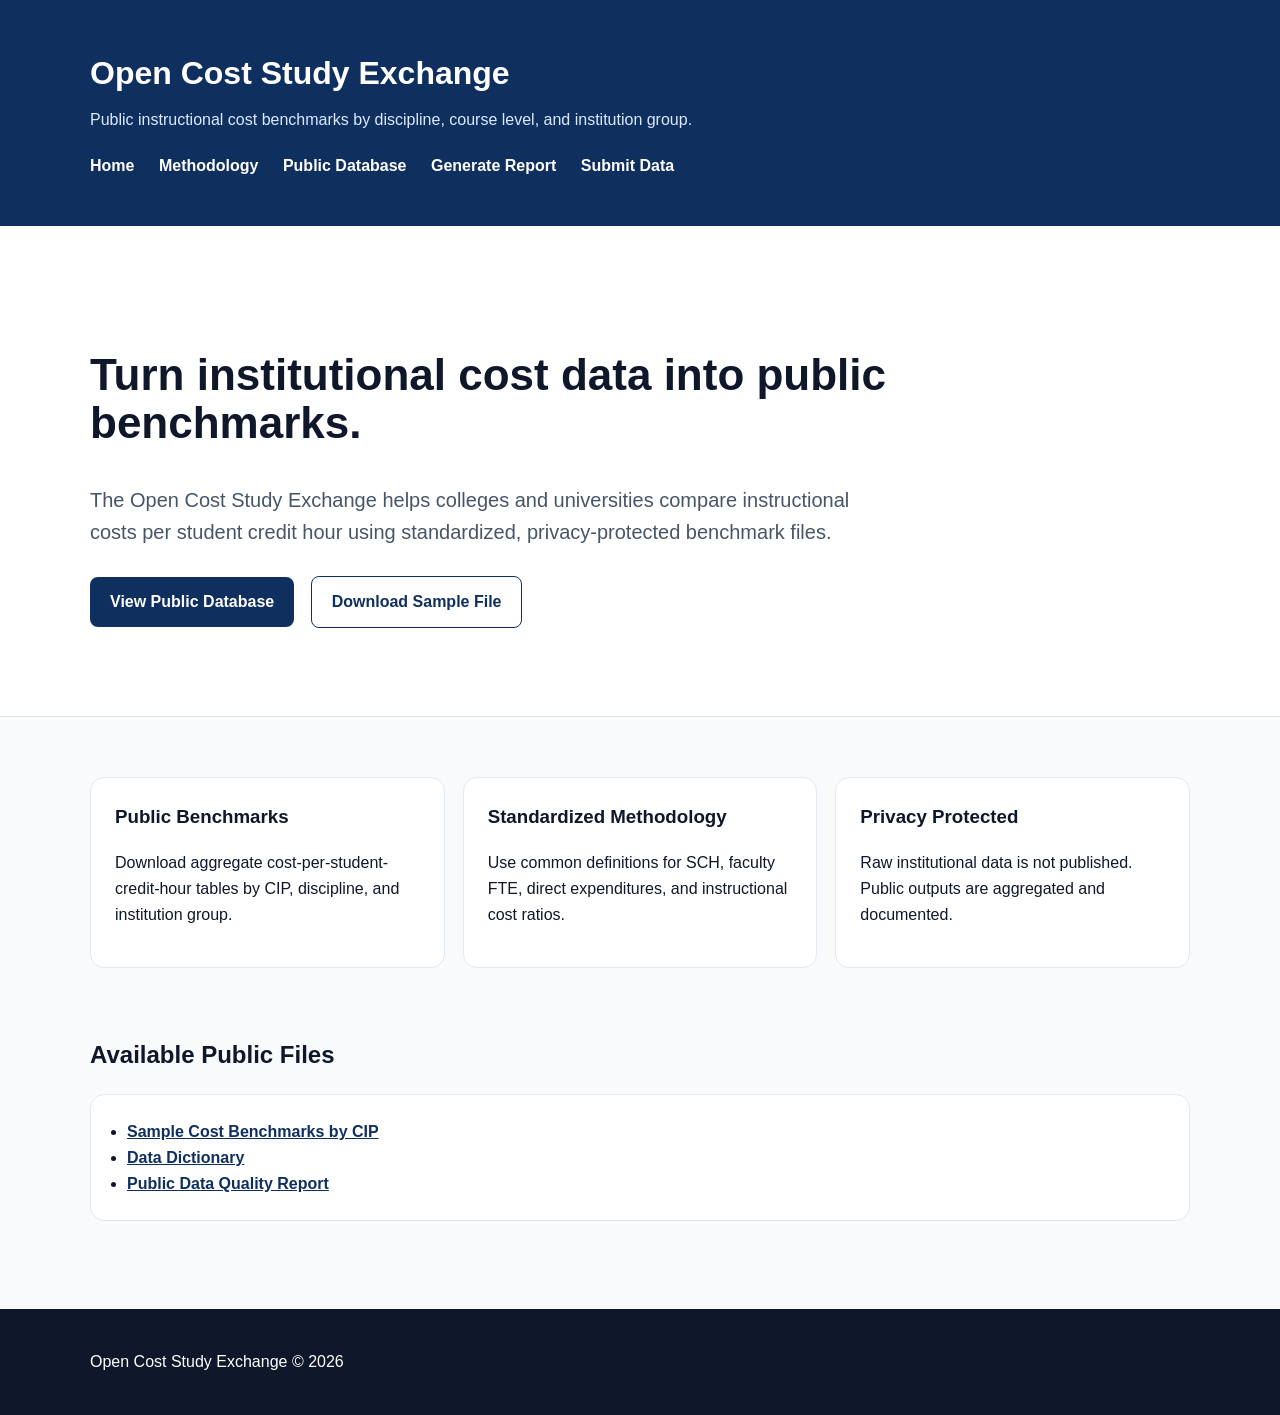
<file: index.html>
<!DOCTYPE html>
<html lang="en">
<head>
  <meta charset="UTF-8" />
  <meta name="viewport" content="width=device-width, initial-scale=1.0" />
  <title>Open Cost Study Exchange</title>
  <link rel="stylesheet" href="style.css" />
</head>
<body>

  <header class="site-header">
    <div class="container">
      <h1>Open Cost Study Exchange</h1>
      <p>Public instructional cost benchmarks by discipline, course level, and institution group.</p>
      <nav>
        <a href="index.html">Home</a>
        <a href="methodology.html">Methodology</a>
        <a href="database.html">Public Database</a>
        <a href="report.html">Generate Report</a>
        <a href="submit.html">Submit Data</a>
      </nav>
    </div>
  </header>

  <main>
    <section class="hero">
      <div class="container">
        <h2>Turn institutional cost data into public benchmarks.</h2>
        <p>
          The Open Cost Study Exchange helps colleges and universities compare instructional
          costs per student credit hour using standardized, privacy-protected benchmark files.
        </p>
        <div class="buttons">
          <a class="button" href="database.html">View Public Database</a>
          <a class="button secondary" href="downloads/sample-benchmarks.csv">Download Sample File</a>
        </div>
      </div>
    </section>

    <section class="container cards">
      <div class="card">
        <h3>Public Benchmarks</h3>
        <p>Download aggregate cost-per-student-credit-hour tables by CIP, discipline, and institution group.</p>
      </div>

      <div class="card">
        <h3>Standardized Methodology</h3>
        <p>Use common definitions for SCH, faculty FTE, direct expenditures, and instructional cost ratios.</p>
      </div>

      <div class="card">
        <h3>Privacy Protected</h3>
        <p>Raw institutional data is not published. Public outputs are aggregated and documented.</p>
      </div>
    </section>

    <section class="container">
      <h2>Available Public Files</h2>
      <ul class="download-list">
        <li><a href="downloads/sample-benchmarks.csv">Sample Cost Benchmarks by CIP</a></li>
        <li><a href="downloads/data-dictionary.csv">Data Dictionary</a></li>
        <li><a href="downloads/public-quality-report.csv">Public Data Quality Report</a></li>
      </ul>
    </section>
  </main>

  <footer>
    <div class="container">
      <p>Open Cost Study Exchange &copy; 2026</p>
    </div>
  </footer>

</body>
</html>
</file>
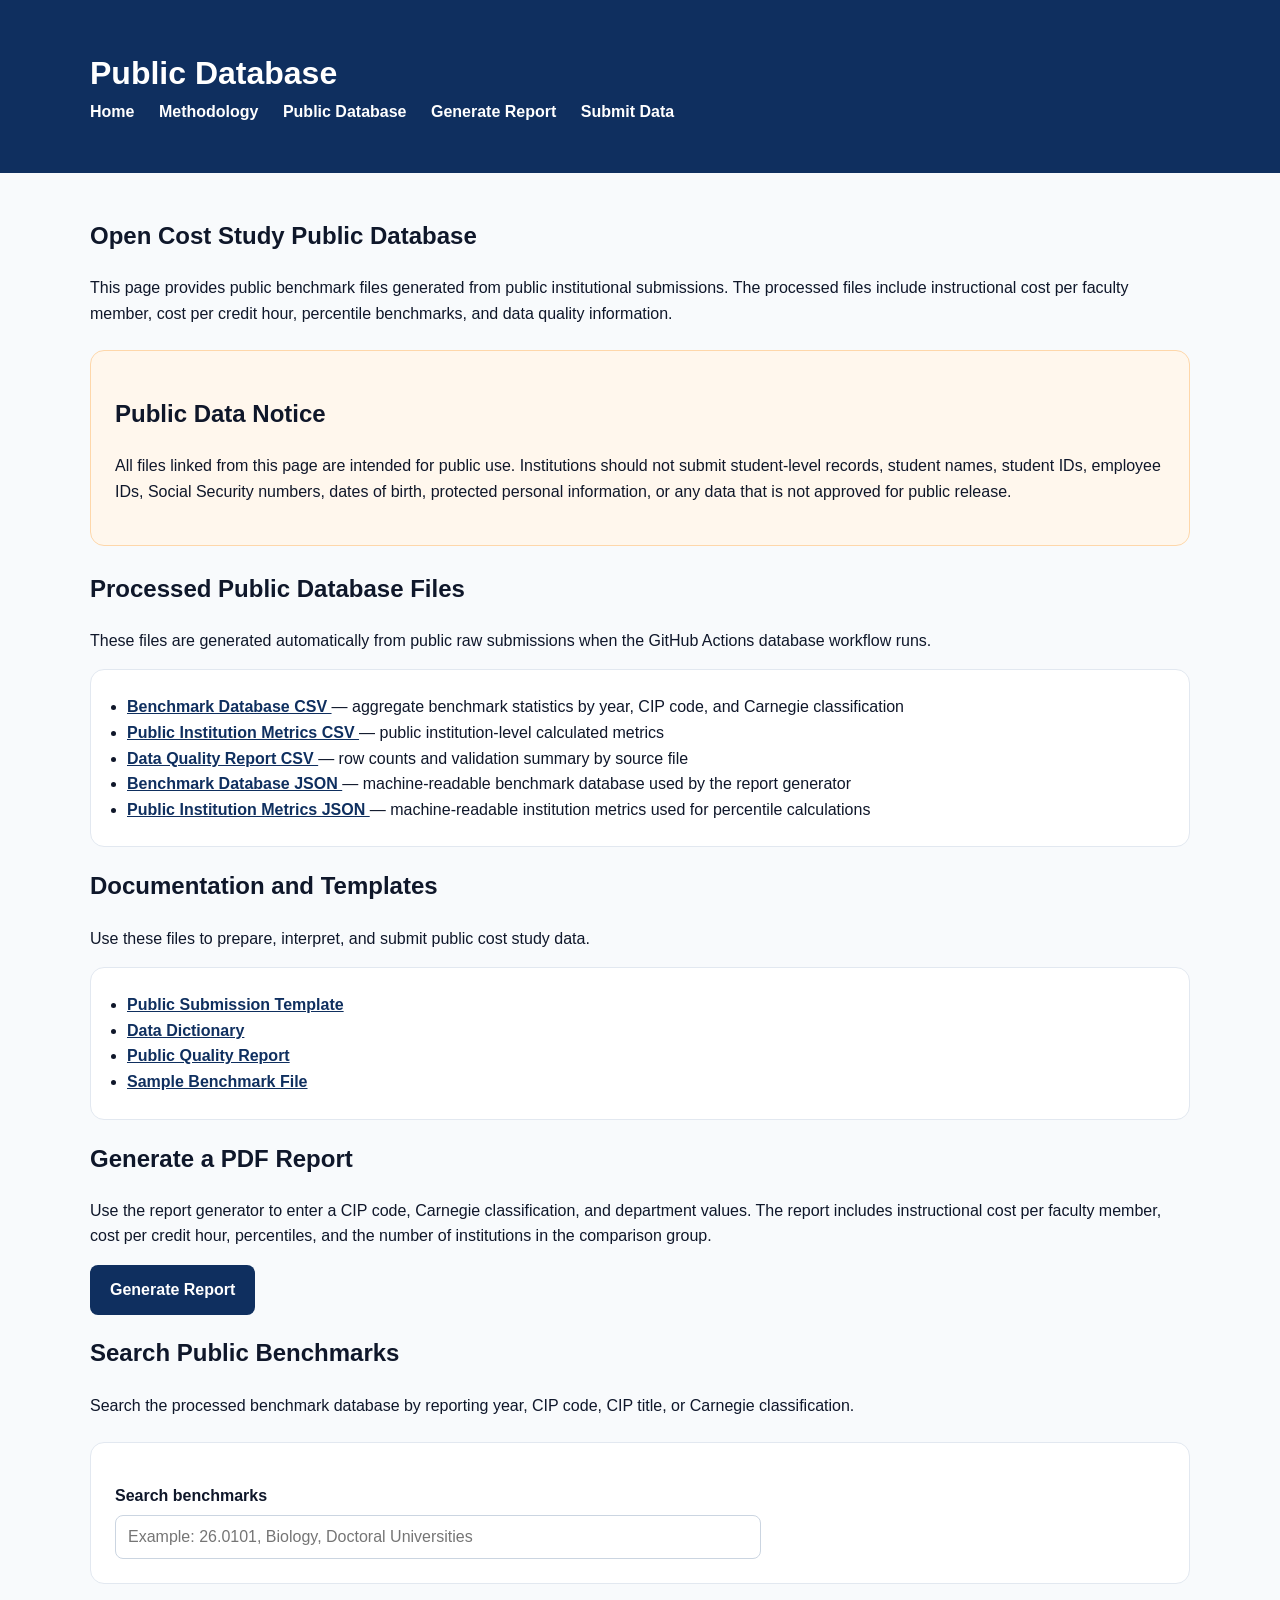
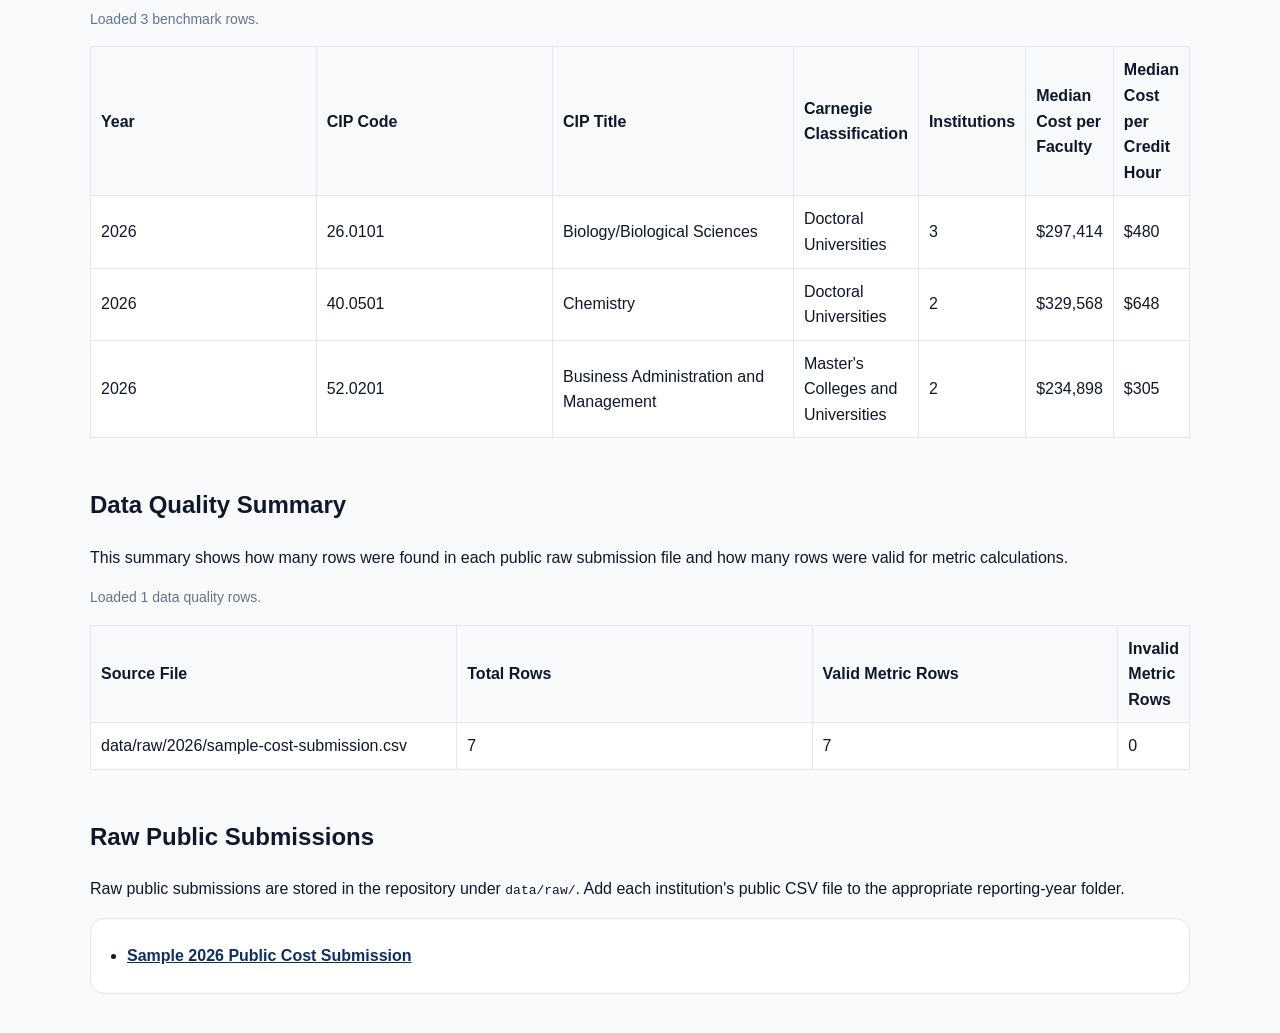
<file: database.html>
<!DOCTYPE html>
<html lang="en">
<head>
  <meta charset="UTF-8" />
  <meta name="viewport" content="width=device-width, initial-scale=1.0" />

  <title>Public Database | Open Cost Study Exchange</title>
  <link rel="stylesheet" href="style.css" />
</head>
<body>

<header class="site-header">
  <div class="container">
    <h1>Public Database</h1>
    <nav>
      <a href="index.html">Home</a>
      <a href="methodology.html">Methodology</a>
      <a href="database.html">Public Database</a>
      <a href="report.html">Generate Report</a>
      <a href="submit.html">Submit Data</a>
    </nav>
  </div>
</header>

<main class="container">

  <section>
    <h2>Open Cost Study Public Database</h2>
    <p>
      This page provides public benchmark files generated from public institutional
      submissions. The processed files include instructional cost per faculty member,
      cost per credit hour, percentile benchmarks, and data quality information.
    </p>
  </section>

  <section class="notice">
    <h2>Public Data Notice</h2>
    <p>
      All files linked from this page are intended for public use. Institutions should
      not submit student-level records, student names, student IDs, employee IDs,
      Social Security numbers, dates of birth, protected personal information, or
      any data that is not approved for public release.
    </p>
  </section>

  <section>
    <h2>Processed Public Database Files</h2>
    <p>
      These files are generated automatically from public raw submissions when the
      GitHub Actions database workflow runs.
    </p>

    <ul class="download-list">
      <li>
        <a href="data/processed/benchmark-database.csv">
          Benchmark Database CSV
        </a>
        — aggregate benchmark statistics by year, CIP code, and Carnegie classification
      </li>

      <li>
        <a href="data/processed/public-institution-metrics.csv">
          Public Institution Metrics CSV
        </a>
        — public institution-level calculated metrics
      </li>

      <li>
        <a href="data/processed/data-quality-report.csv">
          Data Quality Report CSV
        </a>
        — row counts and validation summary by source file
      </li>

      <li>
        <a href="data/processed/benchmark-database.json">
          Benchmark Database JSON
        </a>
        — machine-readable benchmark database used by the report generator
      </li>

      <li>
        <a href="data/processed/public-institution-metrics.json">
          Public Institution Metrics JSON
        </a>
        — machine-readable institution metrics used for percentile calculations
      </li>
    </ul>
  </section>

  <section>
    <h2>Documentation and Templates</h2>
    <p>
      Use these files to prepare, interpret, and submit public cost study data.
    </p>

    <ul class="download-list">
      <li>
        <a href="data/metadata/submission-template.csv">
          Public Submission Template
        </a>
      </li>

      <li>
        <a href="downloads/data-dictionary.csv">
          Data Dictionary
        </a>
      </li>

      <li>
        <a href="downloads/public-quality-report.csv">
          Public Quality Report
        </a>
      </li>

      <li>
        <a href="downloads/sample-benchmarks.csv">
          Sample Benchmark File
        </a>
      </li>
    </ul>
  </section>

  <section>
    <h2>Generate a PDF Report</h2>
    <p>
      Use the report generator to enter a CIP code, Carnegie classification, and
      department values. The report includes instructional cost per faculty member,
      cost per credit hour, percentiles, and the number of institutions in the
      comparison group.
    </p>

    <a class="button" href="report.html">Generate Report</a>
  </section>

  <section>
    <h2>Search Public Benchmarks</h2>
    <p>
      Search the processed benchmark database by reporting year, CIP code, CIP title,
      or Carnegie classification.
    </p>

    <div class="form-panel">
      <label for="benchmarkSearch">Search benchmarks</label>
      <input
        id="benchmarkSearch"
        type="text"
        placeholder="Example: 26.0101, Biology, Doctoral Universities"
        oninput="filterBenchmarkTable()"
      />
    </div>

    <div id="benchmarkStatus" class="small-note">
      Loading benchmark database...
    </div>

    <div style="overflow-x: auto;">
      <table class="report-table" id="benchmarkTable">
        <thead>
          <tr>
            <th>Year</th>
            <th>CIP Code</th>
            <th>CIP Title</th>
            <th>Carnegie Classification</th>
            <th>Institutions</th>
            <th>Median Cost per Faculty</th>
            <th>Median Cost per Credit Hour</th>
          </tr>
        </thead>
        <tbody id="benchmarkTableBody">
        </tbody>
      </table>
    </div>
  </section>

  <section>
    <h2>Data Quality Summary</h2>
    <p>
      This summary shows how many rows were found in each public raw submission file
      and how many rows were valid for metric calculations.
    </p>

    <div id="qualityStatus" class="small-note">
      Loading data quality report...
    </div>

    <div style="overflow-x: auto;">
      <table class="report-table" id="qualityTable">
        <thead>
          <tr>
            <th>Source File</th>
            <th>Total Rows</th>
            <th>Valid Metric Rows</th>
            <th>Invalid Metric Rows</th>
          </tr>
        </thead>
        <tbody id="qualityTableBody">
        </tbody>
      </table>
    </div>
  </section>

  <section>
    <h2>Raw Public Submissions</h2>
    <p>
      Raw public submissions are stored in the repository under <code>data/raw/</code>.
      Add each institution's public CSV file to the appropriate reporting-year folder.
    </p>

    <ul class="download-list">
      <li>
        <a href="data/raw/2026/sample-cost-submission.csv">
          Sample 2026 Public Cost Submission
        </a>
      </li>
    </ul>
  </section>

</main>

<script>
let benchmarkRows = [];
let filteredBenchmarkRows = [];
let qualityRows = [];

function formatCurrency(value) {
  const number = Number(value);

  if (Number.isNaN(number)) {
    return "Not available";
  }

  return new Intl.NumberFormat("en-US", {
    style: "currency",
    currency: "USD",
    maximumFractionDigits: 0
  }).format(number);
}

function normalizeText(value) {
  return String(value || "").toLowerCase().trim();
}

async function loadBenchmarkDatabase() {
  const status = document.getElementById("benchmarkStatus");
  const tableBody = document.getElementById("benchmarkTableBody");

  try {
    const response = await fetch("data/processed/benchmark-database.json");

    if (!response.ok) {
      throw new Error("Benchmark database file not found.");
    }

    benchmarkRows = await response.json();
    filteredBenchmarkRows = benchmarkRows;

    renderBenchmarkTable(filteredBenchmarkRows);

    status.textContent = `Loaded ${benchmarkRows.length} benchmark rows.`;
  } catch (error) {
    status.innerHTML = `
      Benchmark database could not be loaded. Run the GitHub Actions workflow
      named <strong>Build public benchmark database</strong>, then refresh this page.
    `;

    tableBody.innerHTML = `
      <tr>
        <td colspan="7">
          No processed benchmark data is available yet.
        </td>
      </tr>
    `;
  }
}

function renderBenchmarkTable(rows) {
  const tableBody = document.getElementById("benchmarkTableBody");

  if (!rows.length) {
    tableBody.innerHTML = `
      <tr>
        <td colspan="7">
          No benchmark rows match the current search.
        </td>
      </tr>
    `;
    return;
  }

  tableBody.innerHTML = rows.map(row => {
    return `
      <tr>
        <td>${row.year || ""}</td>
        <td>${row.cip_code || ""}</td>
        <td>${row.cip_title || ""}</td>
        <td>${row.carnegie_classification || ""}</td>
        <td>${row.n_institutions || ""}</td>
        <td>${formatCurrency(row.median_instructional_cost_per_faculty)}</td>
        <td>${formatCurrency(row.median_cost_per_credit_hour)}</td>
      </tr>
    `;
  }).join("");
}

function filterBenchmarkTable() {
  const searchValue = normalizeText(
    document.getElementById("benchmarkSearch").value
  );

  if (!searchValue) {
    filteredBenchmarkRows = benchmarkRows;
  } else {
    filteredBenchmarkRows = benchmarkRows.filter(row => {
      const combinedText = normalizeText([
        row.year,
        row.cip_code,
        row.cip_title,
        row.carnegie_classification
      ].join(" "));

      return combinedText.includes(searchValue);
    });
  }

  renderBenchmarkTable(filteredBenchmarkRows);

  document.getElementById("benchmarkStatus").textContent =
    `Showing ${filteredBenchmarkRows.length} of ${benchmarkRows.length} benchmark rows.`;
}

async function loadQualityReport() {
  const status = document.getElementById("qualityStatus");
  const tableBody = document.getElementById("qualityTableBody");

  try {
    const response = await fetch("data/processed/data-quality-report.json");

    if (!response.ok) {
      throw new Error("Data quality report file not found.");
    }

    qualityRows = await response.json();

    if (!qualityRows.length) {
      tableBody.innerHTML = `
        <tr>
          <td colspan="4">
            No data quality rows are available.
          </td>
        </tr>
      `;

      status.textContent = "No data quality rows are available.";
      return;
    }

    tableBody.innerHTML = qualityRows.map(row => {
      return `
        <tr>
          <td>${row.source_file || ""}</td>
          <td>${row.rows || 0}</td>
          <td>${row.valid_metric_rows || 0}</td>
          <td>${row.invalid_metric_rows || 0}</td>
        </tr>
      `;
    }).join("");

    status.textContent = `Loaded ${qualityRows.length} data quality rows.`;
  } catch (error) {
    status.innerHTML = `
      Data quality report could not be loaded. Run the GitHub Actions workflow
      named <strong>Build public benchmark database</strong>, then refresh this page.
    `;

    tableBody.innerHTML = `
      <tr>
        <td colspan="4">
          No processed data quality report is available yet.
        </td>
      </tr>
    `;
  }
}

loadBenchmarkDatabase();
loadQualityReport();
</script>

</body>
</html>
</file>
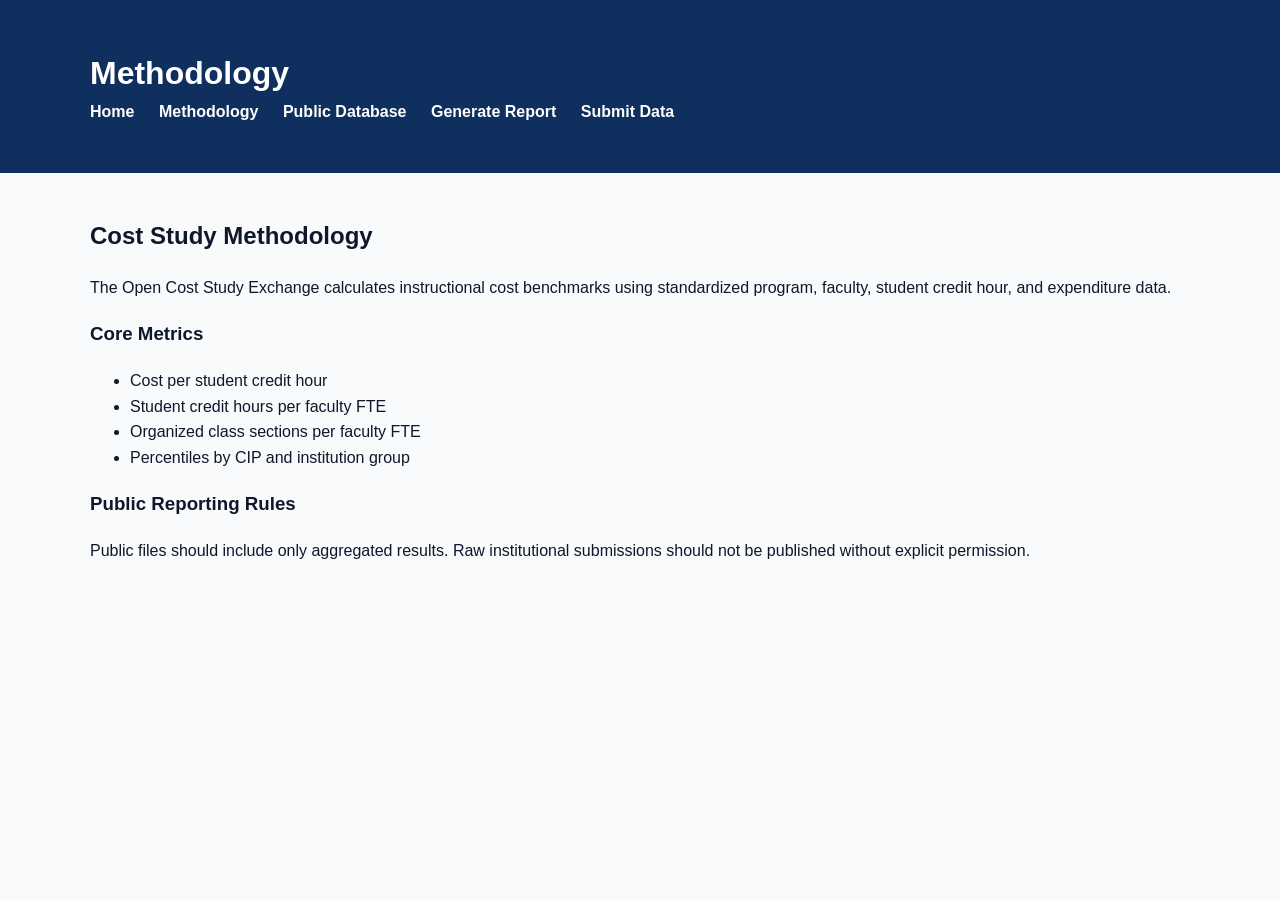
<file: methodology.html>
<!DOCTYPE html>
<html lang="en">
<head>
  <meta charset="UTF-8" />
  <title>Methodology | Open Cost Study Exchange</title>
  <link rel="stylesheet" href="style.css" />
</head>
<body>

<header class="site-header">
  <div class="container">
    <h1>Methodology</h1>
    <nav>
      <a href="index.html">Home</a>
      <a href="methodology.html">Methodology</a>
      <a href="database.html">Public Database</a>
      <a href="report.html">Generate Report</a>
      <a href="submit.html">Submit Data</a>
    </nav>
  </div>
</header>

<main class="container">
  <h2>Cost Study Methodology</h2>
  <p>
    The Open Cost Study Exchange calculates instructional cost benchmarks using standardized
    program, faculty, student credit hour, and expenditure data.
  </p>

  <h3>Core Metrics</h3>
  <ul>
    <li>Cost per student credit hour</li>
    <li>Student credit hours per faculty FTE</li>
    <li>Organized class sections per faculty FTE</li>
    <li>Percentiles by CIP and institution group</li>
  </ul>

  <h3>Public Reporting Rules</h3>
  <p>
    Public files should include only aggregated results. Raw institutional submissions should not
    be published without explicit permission.
  </p>
</main>

</body>
</html>
</file>
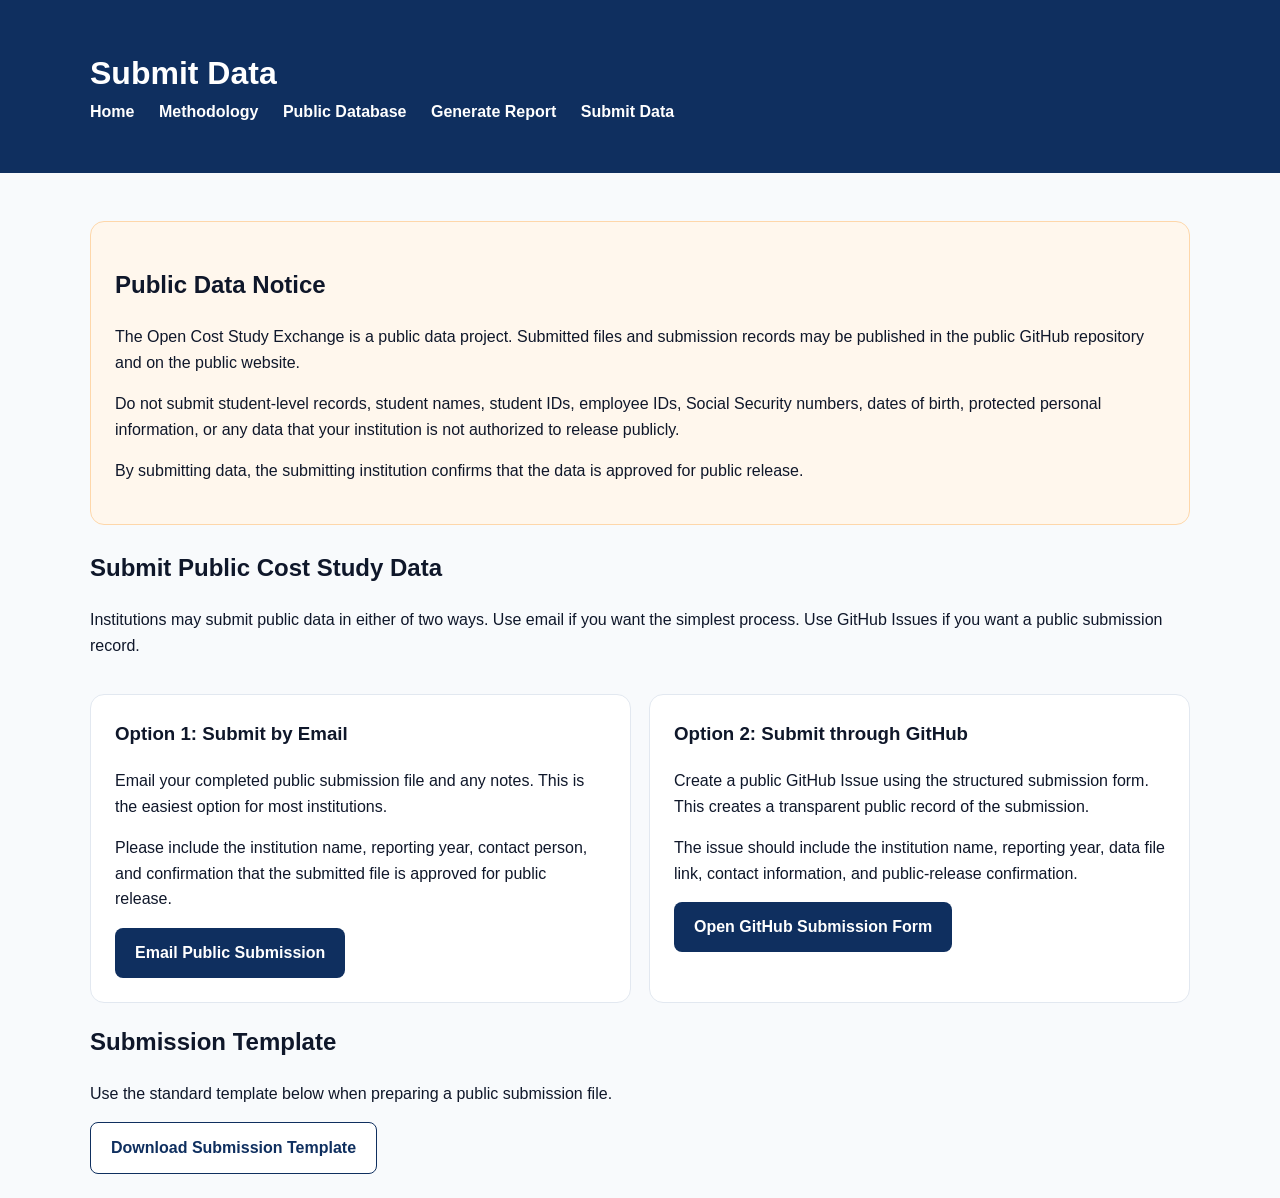
<file: submit.html>
<!DOCTYPE html>
<html lang="en">
<head>
  <meta charset="UTF-8" />
  <title>Submit Data | Open Cost Study Exchange</title>
  <link rel="stylesheet" href="style.css" />
</head>
<body>

<header class="site-header">
  <div class="container">
    <h1>Submit Data</h1>
    <nav>
      <a href="index.html">Home</a>
      <a href="methodology.html">Methodology</a>
      <a href="database.html">Public Database</a>
      <a href="report.html">Generate Report</a>
      <a href="submit.html">Submit Data</a>
    </nav>
  </div>
</header>

<main class="container">

  <section class="notice">
    <h2>Public Data Notice</h2>
    <p>
      The Open Cost Study Exchange is a public data project. Submitted files and
      submission records may be published in the public GitHub repository and on
      the public website.
    </p>
    <p>
      Do not submit student-level records, student names, student IDs, employee IDs,
      Social Security numbers, dates of birth, protected personal information, or
      any data that your institution is not authorized to release publicly.
    </p>
    <p>
      By submitting data, the submitting institution confirms that the data is
      approved for public release.
    </p>
  </section>

  <h2>Submit Public Cost Study Data</h2>

  <p>
    Institutions may submit public data in either of two ways. Use email if you want
    the simplest process. Use GitHub Issues if you want a public submission record.
  </p>

  <div class="cards two-column">

    <div class="card">
      <h3>Option 1: Submit by Email</h3>
      <p>
        Email your completed public submission file and any notes. This is the
        easiest option for most institutions.
      </p>
      <p>
        Please include the institution name, reporting year, contact person,
        and confirmation that the submitted file is approved for public release.
      </p>
      <a class="button" href="mailto:ssimpson@sbu.edu?subject=Open%20Cost%20Study%20Public%20Data%20Submission">
        Email Public Submission
      </a>
    </div>

    <div class="card">
      <h3>Option 2: Submit through GitHub</h3>
      <p>
        Create a public GitHub Issue using the structured submission form.
        This creates a transparent public record of the submission.
      </p>
      <p>
        The issue should include the institution name, reporting year, data file
        link, contact information, and public-release confirmation.
      </p>
      <a class="button" href="https://github.com/sbucoststudy/open-cost-study/issues/new/choose">
        Open GitHub Submission Form
      </a>
    </div>

  </div>

  <h2>Submission Template</h2>
  <p>
    Use the standard template below when preparing a public submission file.
  </p>

  <a class="button secondary" href="data/metadata/submission-template.csv">
    Download Submission Template
  </a>

</main>

</body>
</html>
</file>
<file: style.css>
body {
  margin: 0;
  font-family: Arial, Helvetica, sans-serif;
  color: #0f172a;
  background: #f8fafc;
  line-height: 1.6;
}

.container {
  max-width: 1100px;
  margin: 0 auto;
  padding: 24px;
}

.site-header {
  background: #0f2f5f;
  color: white;
  padding: 24px 0;
}

.site-header h1 {
  margin: 0;
  font-size: 32px;
}

.site-header p {
  margin: 8px 0 20px;
  color: #dbeafe;
}

nav a {
  color: white;
  margin-right: 20px;
  text-decoration: none;
  font-weight: bold;
}

nav a:hover {
  text-decoration: underline;
}

.hero {
  background: white;
  padding: 64px 0;
  border-bottom: 1px solid #e2e8f0;
}

.hero h2 {
  font-size: 44px;
  line-height: 1.1;
  max-width: 800px;
}

.hero p {
  font-size: 20px;
  max-width: 760px;
  color: #475569;
}

.buttons {
  margin-top: 28px;
}

.button {
  display: inline-block;
  background: #0f2f5f;
  color: white;
  padding: 12px 20px;
  border-radius: 8px;
  text-decoration: none;
  margin-right: 12px;
  font-weight: bold;
}

.button.secondary {
  background: white;
  color: #0f2f5f;
  border: 1px solid #0f2f5f;
}

.cards {
  display: grid;
  grid-template-columns: repeat(3, 1fr);
  gap: 18px;
  margin-top: 36px;
}

.card {
  background: white;
  padding: 24px;
  border: 1px solid #e2e8f0;
  border-radius: 14px;
}

.card h3 {
  margin-top: 0;
}

.download-list {
  background: white;
  padding: 24px 36px;
  border: 1px solid #e2e8f0;
  border-radius: 14px;
}

.download-list a {
  color: #0f2f5f;
  font-weight: bold;
}

footer {
  margin-top: 48px;
  background: #0f172a;
  color: white;
}

.notice {
  background: #fff7ed;
  border: 1px solid #fed7aa;
  border-radius: 14px;
  padding: 24px;
  margin: 24px 0;
}

.two-column {
  grid-template-columns: repeat(2, 1fr);
}

@media (max-width: 800px) {
  .cards {
    grid-template-columns: 1fr;
  }

  .two-column {
    grid-template-columns: 1fr;
  }
}
.form-panel {
  background: white;
  padding: 24px;
  border: 1px solid #e2e8f0;
  border-radius: 14px;
  margin: 24px 0;
}

.form-panel label {
  display: block;
  font-weight: bold;
  margin-top: 16px;
  margin-bottom: 6px;
}

.form-panel input,
.form-panel select {
  width: 100%;
  max-width: 620px;
  padding: 12px;
  border: 1px solid #cbd5e1;
  border-radius: 8px;
  font-size: 16px;
}

.report-preview {
  background: white;
  padding: 24px;
  border: 1px solid #e2e8f0;
  border-radius: 14px;
  margin: 24px 0;
}

.report-table {
  width: 100%;
  border-collapse: collapse;
  margin: 16px 0 28px;
  background: white;
}

.report-table th,
.report-table td {
  border: 1px solid #e2e8f0;
  padding: 10px;
  text-align: left;
}

.report-table th {
  width: 35%;
  background: #f8fafc;
}

.small-note {
  color: #64748b;
  font-size: 14px;
}

.chart-panel {
  background: white;
  padding: 20px;
  border: 1px solid #e2e8f0;
  border-radius: 14px;
  margin: 24px 0;
}

.chart-container {
  position: relative;
  width: 100%;
  height: 420px;
}

.chart-note {
  color: #64748b;
  font-size: 14px;
  margin-top: 12px;
}

.chart-panel {
  background: white;
  padding: 20px;
  border: 1px solid #e2e8f0;
  border-radius: 14px;
  margin: 24px 0;
}

.chart-container {
  position: relative;
  width: 100%;
  height: 420px;
}

.chart-note {
  color: #64748b;
  font-size: 14px;
  margin-top: 12px;
}
</file>
